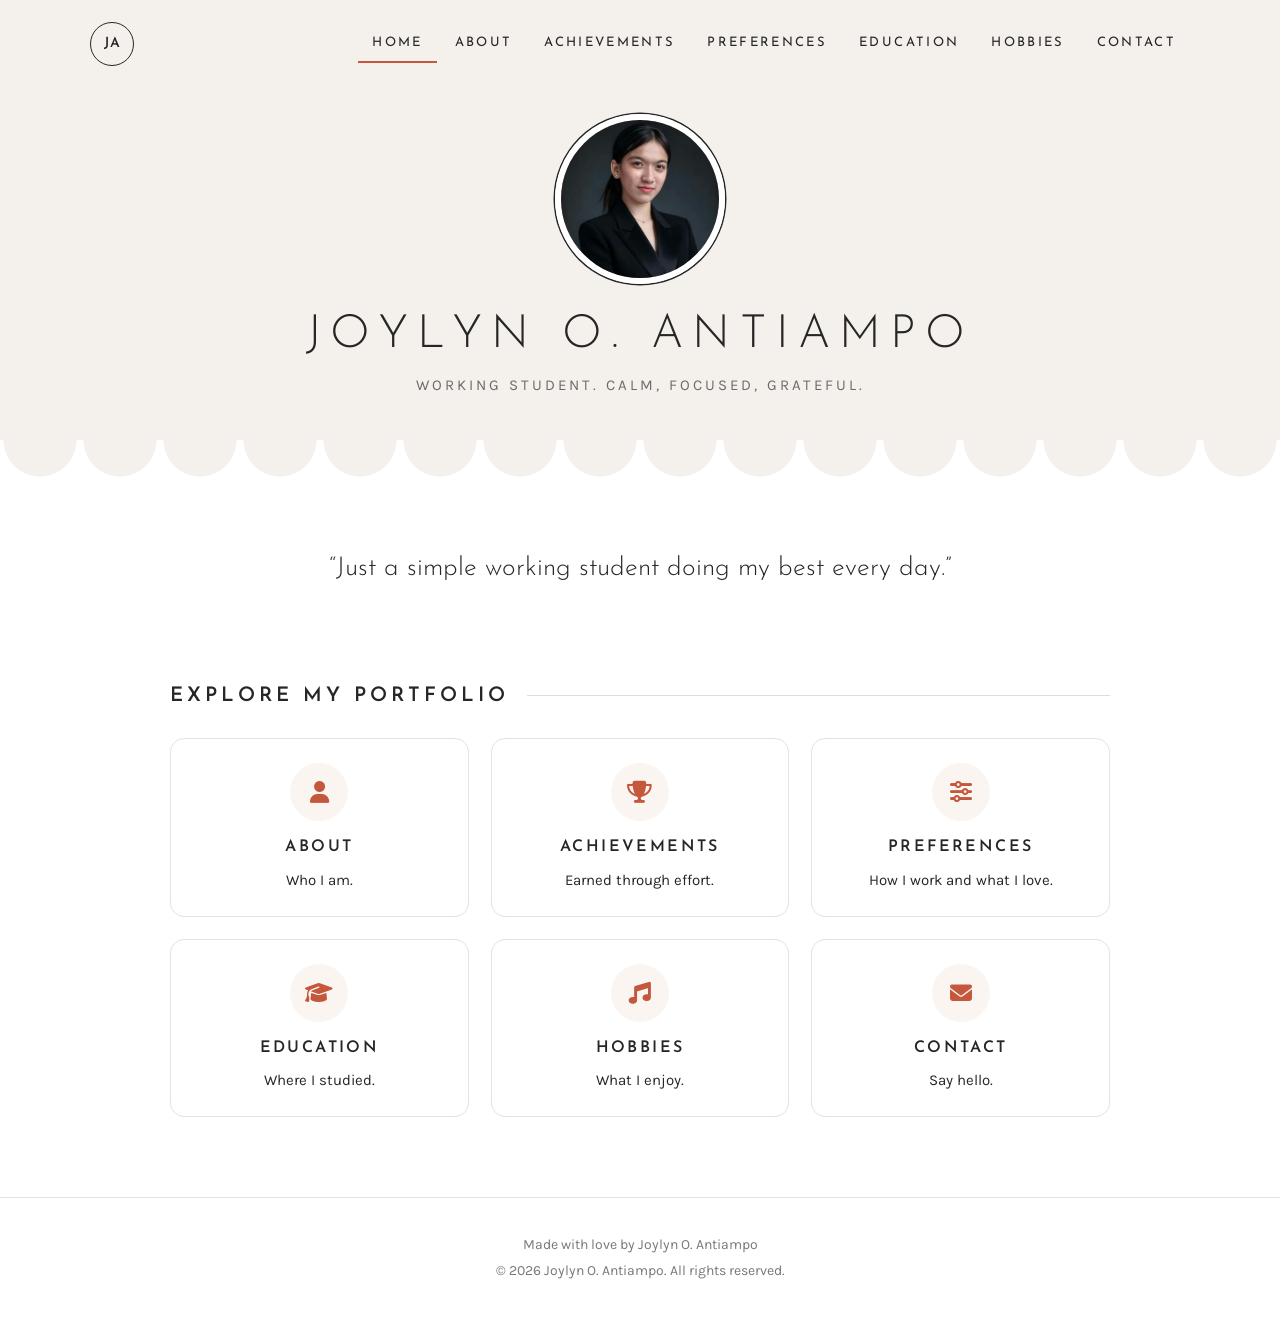
<file: index.html>
<!DOCTYPE html>
<html lang="en">
  <head>
    <meta charset="UTF-8">
    <meta name="viewport" content="width=device-width, initial-scale=1.0">
    <title>Home | Joylyn O. Antiampo</title>
    <link rel="preconnect" href="https://fonts.googleapis.com">
    <link rel="preconnect" href="https://fonts.gstatic.com" crossorigin>
    <link href="https://fonts.googleapis.com/css2?family=Josefin+Sans:wght@300;400;600&family=Karla:wght@400;600&display=swap" rel="stylesheet">
    <link rel="stylesheet" href="https://cdnjs.cloudflare.com/ajax/libs/font-awesome/6.5.0/css/all.min.css">
    <link rel="stylesheet" href="style.css">
  </head>
  <body>
    <header class="sun home">
      <nav class="bar">
        <a href="index.html" class="brand">JA</a>
        <ul>
          <li><a href="index.html" class="active">Home</a></li>
          <li><a href="about.html">About</a></li>
          <li><a href="achievements.html">Achievements</a></li>
          <li><a href="preferences.html">Preferences</a></li>
          <li><a href="education.html">Education</a></li>
          <li><a href="hobbies.html">Hobbies</a></li>
          <li><a href="contact.html">Contact</a></li>
        </ul>
      </nav>
      <div class="hero-in">
        <a href="index.html" class="avatar"><div class="photo"><img src="./images/b5e329ad-c2a3-425b-98eb-ca8b7aba3bc0.jfif" alt="JA"></div></a>
        <h1>Joylyn O. Antiampo</h1>
        <p>Working student. Calm, focused, grateful.</p>
      </div>
      <div class="waves"></div>
    </header>
    <main>
      <section>
        <p class="lead-quote">“Just a simple working student doing my best every day.”</p>
      </section>
      <section>
        <h2 class="major">Explore my portfolio</h2>
        <div class="cards c3"><a class="card link" href="about.html"><i class="fa-solid fa-user"></i><h3>About</h3><p>Who I am.</p></a><a class="card link" href="achievements.html"><i class="fa-solid fa-trophy"></i><h3>Achievements</h3><p>Earned through effort.</p></a><a class="card link" href="preferences.html"><i class="fa-solid fa-sliders"></i><h3>Preferences</h3><p>How I work and what I love.</p></a><a class="card link" href="education.html"><i class="fa-solid fa-graduation-cap"></i><h3>Education</h3><p>Where I studied.</p></a><a class="card link" href="hobbies.html"><i class="fa-solid fa-music"></i><h3>Hobbies</h3><p>What I enjoy.</p></a><a class="card link" href="contact.html"><i class="fa-solid fa-envelope"></i><h3>Contact</h3><p>Say hello.</p></a></div>
      </section>
    </main>
    <footer>
      <p>Made with love by Joylyn O. Antiampo</p>
      <p>© 2026 Joylyn O. Antiampo. All rights reserved.</p>
    </footer>
  </body>
</html>
</file>
<file: style.css>
:root {
  --sky: #e8a08a;
  --sky-d: #c4573c;
  --sky-s: #fbf5f1;
  --pink: #d4d4d4;
  --pink-d: #262626;
  --pink-s: #f5f5f5;
  --ink: #262626;
  --white: #fff;
  --head: "Josefin Sans",sans-serif;
}

* {
  margin: 0;
  padding: 0;
  box-sizing: border-box;
}

html {
  scroll-behavior: smooth;
}

a {
  color: inherit;
}

.photo {
  position: relative;
  overflow: hidden;
  display: flex;
  align-items: center;
  justify-content: center;
  background: linear-gradient(135deg,var(--sky),var(--pink));
}

.photo span {
  font-family: var(--head);
  font-size: 3.4rem;
  font-weight: 700;
  color: var(--white);
}

.photo img {
  display: block;
  position: relative;
  width: 100%;
  height: 100%;
  object-fit: cover;
  object-position: top;
}

.photo img::after {
  content: attr(alt);
  position: absolute;
  top: 0;
  left: 0;
  width: 100%;
  height: 100%;
  display: flex;
  align-items: center;
  justify-content: center;
  background: linear-gradient(135deg,var(--sky),var(--pink));
  color: var(--white);
  font-family: var(--head);
  font-size: 3.4rem;
  font-weight: 700;
}

h2.major {
  display: flex;
  align-items: center;
  gap: 18px;
  font-family: var(--head);
  font-size: 24px;
  color: var(--sky-d);
  margin-bottom: 24px;
}

h2.major::after {
  content: "";
  flex: 1;
  height: 4px;
  border-radius: 4px;
  background: linear-gradient(90deg,var(--sky),var(--pink));
}

h2.major.gap {
  margin-top: 38px;
}

.panel {
  background: var(--sky-s);
  border-left: 6px solid var(--pink);
  border-radius: 14px;
  padding: 24px 28px;
}

.panel p {
  margin-bottom: 14px;
}

.panel p:last-child {
  margin-bottom: 0;
}

.cards {
  display: grid;
  gap: 22px;
}

.c2 {
  grid-template-columns: repeat(2,1fr);
}

.c3 {
  grid-template-columns: repeat(3,1fr);
}

.card {
  background: var(--white);
  border: 2px solid var(--pink-s);
  border-radius: 18px;
  padding: 24px;
  text-align: center;
  transition: .3s;
}

.card:hover {
  transform: translateY(-6px);
  border-color: var(--sky);
  box-shadow: 0 12px 26px rgba(56,189,248,.25);
}

.card i {
  display: flex;
  align-items: center;
  justify-content: center;
  width: 58px;
  height: 58px;
  margin: 0 auto 12px;
  border-radius: 50%;
  background: linear-gradient(135deg,var(--sky),var(--pink));
  color: var(--white);
  font-size: 22px;
}

.card h3 {
  font-family: var(--head);
  font-size: 19px;
  color: var(--pink-d);
  margin-bottom: 6px;
}

.card p {
  font-size: 15px;
  line-height: 1.6;
}

.card.link {
  display: block;
  text-decoration: none;
}

.card a {
  color: var(--sky-d);
  font-weight: 600;
  word-break: break-all;
}

.timeline {
  margin-top: 26px;
  border-left: 4px solid var(--sky);
  padding-left: 26px;
}

.step {
  position: relative;
  background: var(--pink-s);
  border-radius: 14px;
  padding: 12px 20px;
  margin-bottom: 14px;
}

.step::before {
  content: "";
  position: absolute;
  left: -37px;
  top: 18px;
  width: 20px;
  height: 20px;
  border-radius: 50%;
  background: var(--pink);
  border: 4px solid var(--white);
}

.step b {
  display: block;
  color: var(--sky-d);
  font-size: 17px;
}

.step span {
  font-size: 14px;
}

.tags {
  display: flex;
  flex-wrap: wrap;
  gap: 12px;
  margin-top: 6px;
}

.tags span {
  padding: 8px 20px;
  border-radius: 30px;
  background: var(--sky-s);
  color: var(--sky-d);
  font-weight: 600;
  font-size: 15px;
  border: 2px solid var(--sky);
}

.tags span:nth-child(even) {
  background: var(--pink-s);
  color: var(--pink-d);
  border-color: var(--pink);
}

.info {
  display: grid;
  grid-template-columns: repeat(2,1fr);
  gap: 16px;
}

.info .row {
  background: var(--white);
  border: 2px solid var(--sky-s);
  border-left: 6px solid var(--pink);
  border-radius: 14px;
  padding: 12px 18px;
}

.info b {
  display: block;
  font-size: 12px;
  text-transform: uppercase;
  letter-spacing: 2px;
  color: var(--pink-d);
}

.info span {
  word-break: break-word;
}

.info a {
  color: var(--sky-d);
  font-weight: 600;
}

.quote {
  margin-top: 26px;
  padding: 24px;
  text-align: center;
  border-radius: 16px;
  background: linear-gradient(135deg,var(--sky),var(--pink));
  color: var(--white);
  font-family: var(--head);
  font-size: 22px;
  font-style: italic;
}

.btns {
  display: flex;
  gap: 12px;
  flex-wrap: wrap;
  margin-top: 14px;
}

.button {
  display: inline-block;
  padding: 10px 28px;
  border-radius: 30px;
  background: linear-gradient(90deg,var(--sky-d),var(--pink-d));
  color: var(--white);
  font-weight: 700;
  text-decoration: none;
  border: 2px solid transparent;
  transition: .3s;
}

.button:hover {
  transform: translateY(-3px);
}

.button.ghost {
  background: transparent;
  color: var(--sky-d);
  border-color: var(--sky-d);
}

.tag {
  display: inline-block;
  padding: 3px 16px;
  border-radius: 30px;
  background: var(--pink-s);
  color: var(--pink-d);
  font-size: 12px;
  font-weight: 700;
  letter-spacing: 2px;
  text-transform: uppercase;
  margin-bottom: 12px;
}

.list {
  list-style: none;
  margin-top: 10px;
}

.list li {
  position: relative;
  padding-left: 22px;
  margin-bottom: 6px;
}

.card .list {
  text-align: left;
}

.list li::before {
  content: "";
  position: absolute;
  left: 0;
  top: .8em;
  width: 10px;
  height: 2px;
  background: var(--sky-d);
}

body {
  font-family: "Karla",sans-serif;
  font-size: 17px;
  line-height: 1.8;
  color: var(--ink);
  background: var(--white);
}

.sun {
  position: relative;
  background: #f4f0eb;
  padding: 0 20px 80px;
  text-align: center;
}

.bar {
  max-width: 1100px;
  margin: 0 auto;
  padding: 22px 0;
  display: flex;
  justify-content: space-between;
  align-items: center;
  flex-wrap: wrap;
  gap: 10px;
}

.brand {
  width: 44px;
  height: 44px;
  border: 1.5px solid var(--ink);
  border-radius: 50%;
  display: flex;
  align-items: center;
  justify-content: center;
  font-family: var(--head);
  font-weight: 600;
  letter-spacing: 1px;
  font-size: 14px;
  text-decoration: none;
  color: var(--ink);
}

.bar ul {
  list-style: none;
  display: flex;
  flex-wrap: wrap;
  gap: 4px;
  justify-content: center;
}

.bar ul a {
  display: block;
  padding: 6px 14px;
  font-family: var(--head);
  font-size: 13px;
  letter-spacing: .18em;
  text-transform: uppercase;
  text-decoration: none;
  color: var(--ink);
  border-bottom: 2px solid transparent;
  transition: .3s;
}

.bar ul a:hover {
  border-bottom-color: var(--pink);
}

.bar ul a.active {
  border-bottom-color: var(--sky-d);
}

.hero-in {
  max-width: 760px;
  margin: 26px auto 0;
}

.avatar {
  display: block;
  width: 170px;
  height: 170px;
  margin: 0 auto 22px;
  text-decoration: none;
}

.sun.page .avatar {
  width: 112px;
  height: 112px;
}

.avatar .photo {
  width: 100%;
  height: 100%;
  border-radius: 50%;
  border: 6px solid var(--white);
  box-shadow: 0 0 0 1.5px var(--ink);
}

.sun h1 {
  font-family: var(--head);
  font-weight: 300;
  font-size: 46px;
  letter-spacing: .2em;
  text-transform: uppercase;
  line-height: 1.3;
  margin-bottom: 6px;
}

.sun.page h1 {
  font-size: 30px;
}

.sun p {
  font-size: 15px;
  letter-spacing: .2em;
  text-transform: uppercase;
  color: #6b6b6b;
}

.waves {
  position: absolute;
  left: 0;
  right: 0;
  bottom: -1px;
  height: 40px;
  background: radial-gradient(circle at 50% 0,transparent 36px,var(--white) 37px) 0 0/80px 40px repeat-x;
}

main {
  max-width: 980px;
  margin: 0 auto;
  padding: 50px 20px 20px;
}

section {
  padding: 20px 0;
}

h2.major {
  font-family: var(--head);
  font-weight: 600;
  font-size: 20px;
  letter-spacing: .2em;
  text-transform: uppercase;
  color: var(--ink);
}

h2.major::after {
  height: 1px;
  background: #ddd;
}

.panel {
  background: var(--sky-s);
  border: 0;
  border-left: 3px solid var(--sky);
  border-radius: 0 10px 10px 0;
}

.card {
  border: 1px solid #e8e2db;
  border-radius: 14px;
}

.card:hover {
  border-color: var(--sky);
  box-shadow: none;
}

.card i {
  background: var(--sky-s);
  color: var(--sky-d);
}

.card h3 {
  font-family: var(--head);
  font-weight: 600;
  font-size: 16px;
  letter-spacing: .15em;
  text-transform: uppercase;
  color: var(--ink);
}

.step {
  background: var(--sky-s);
}

.step b {
  color: var(--ink);
}

.step::before {
  background: var(--sky);
}

.timeline {
  border-left-color: #ddd;
}

.info .row {
  border: 1px solid #e8e2db;
  border-left: 3px solid var(--sky);
}

.info b {
  color: var(--sky-d);
}

.tags span, .tags span:nth-child(even) {
  background: var(--white);
  border: 1px solid var(--sky);
  color: var(--sky-d);
}

.quote {
  background: var(--sky-s);
  border: 1px solid var(--sky);
  color: var(--ink);
  font-family: var(--head);
  font-style: normal;
  font-weight: 300;
  font-size: 24px;
  letter-spacing: .03em;
}

.button {
  background: var(--ink);
  border-radius: 4px;
}

.button.ghost {
  background: transparent;
  color: var(--ink);
  border-color: var(--ink);
}

.lead-quote {
  text-align: center;
  max-width: 720px;
  margin: 0 auto 50px;
  font-family: var(--head);
  font-weight: 300;
  font-size: 26px;
  line-height: 1.5;
}

.lead-quote span {
  color: var(--sky-d);
}

footer {
  text-align: center;
  padding: 34px 10px;
  border-top: 1px solid #e8e2db;
  color: #777;
  font-size: 14px;
  margin-top: 40px;
}

@media(max-width:800px) {
  .sun h1 {
    font-size: 28px;
    letter-spacing: .12em;
  }
  .sun.page h1 {
    font-size: 24px;
  }
  .bar {
    justify-content: center;
  }
  .c3, .c2, .info {
    grid-template-columns: 1fr;
  }
}
</file>
